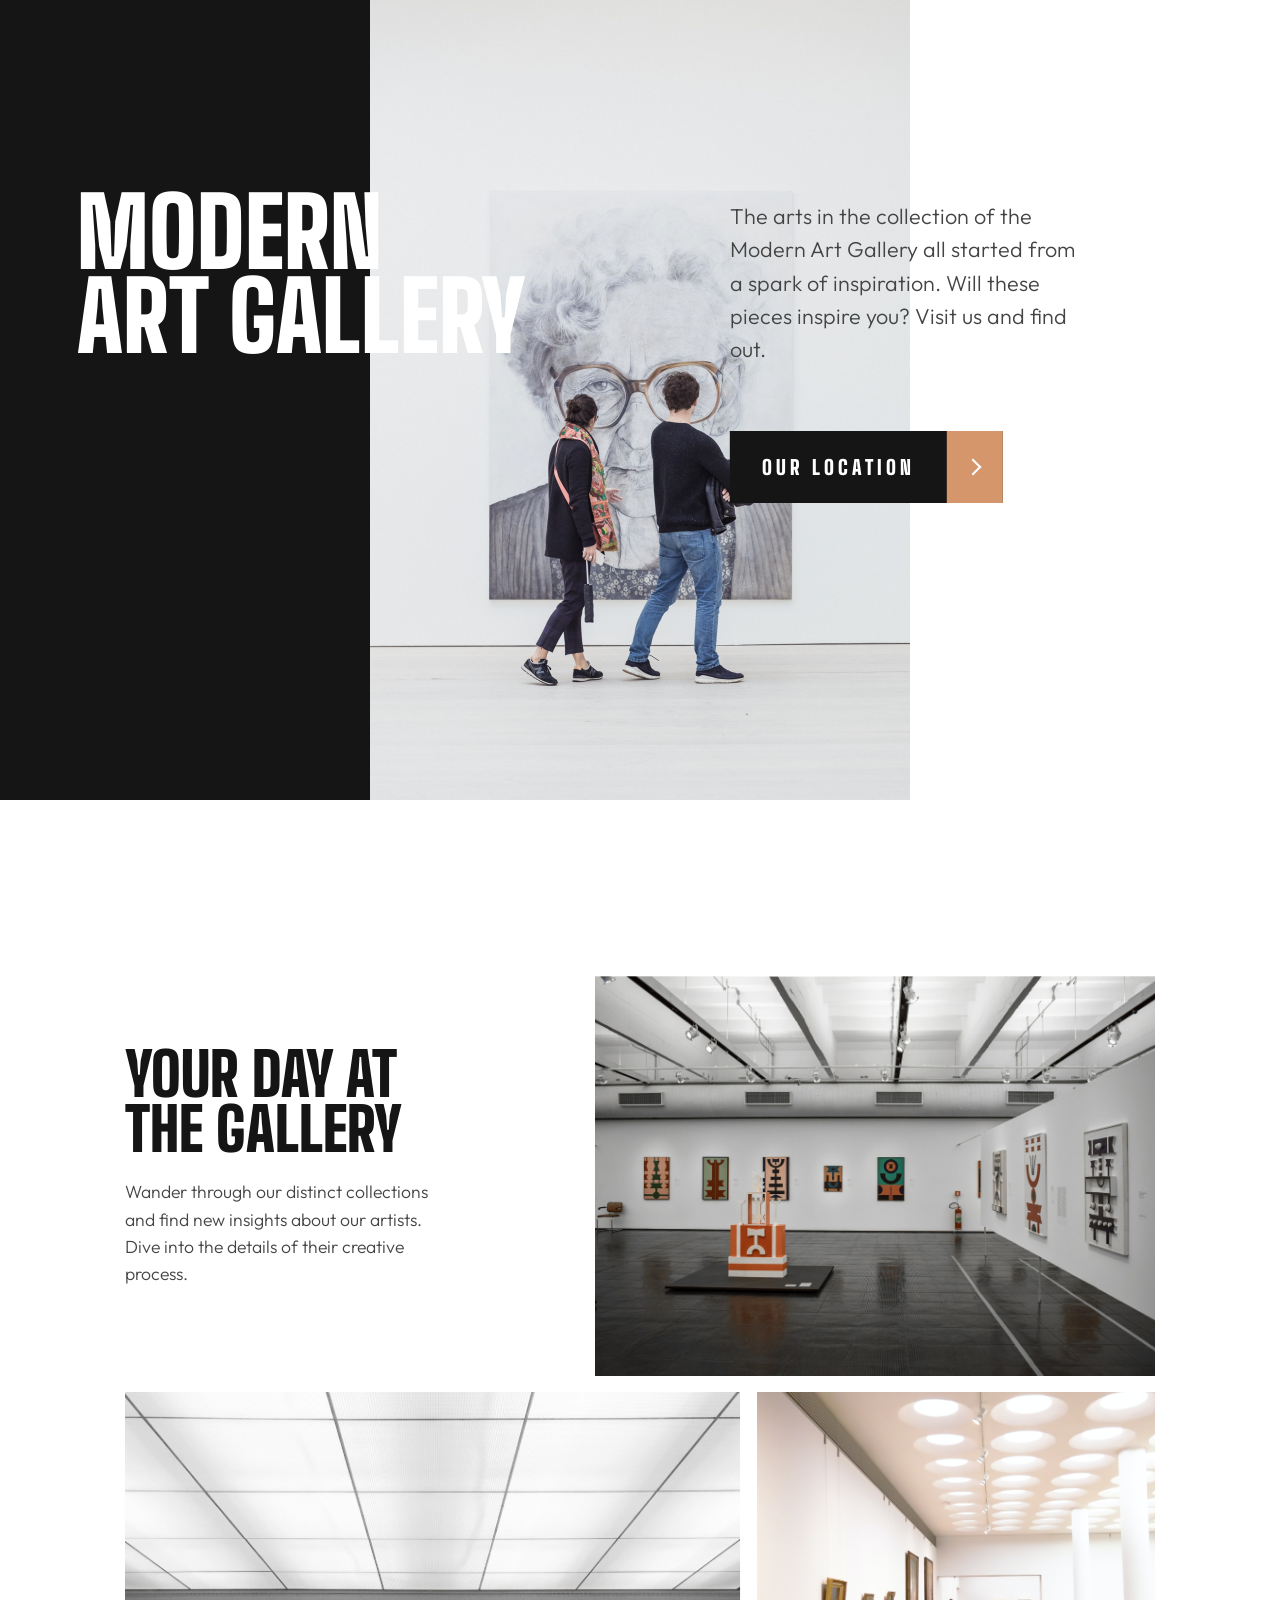
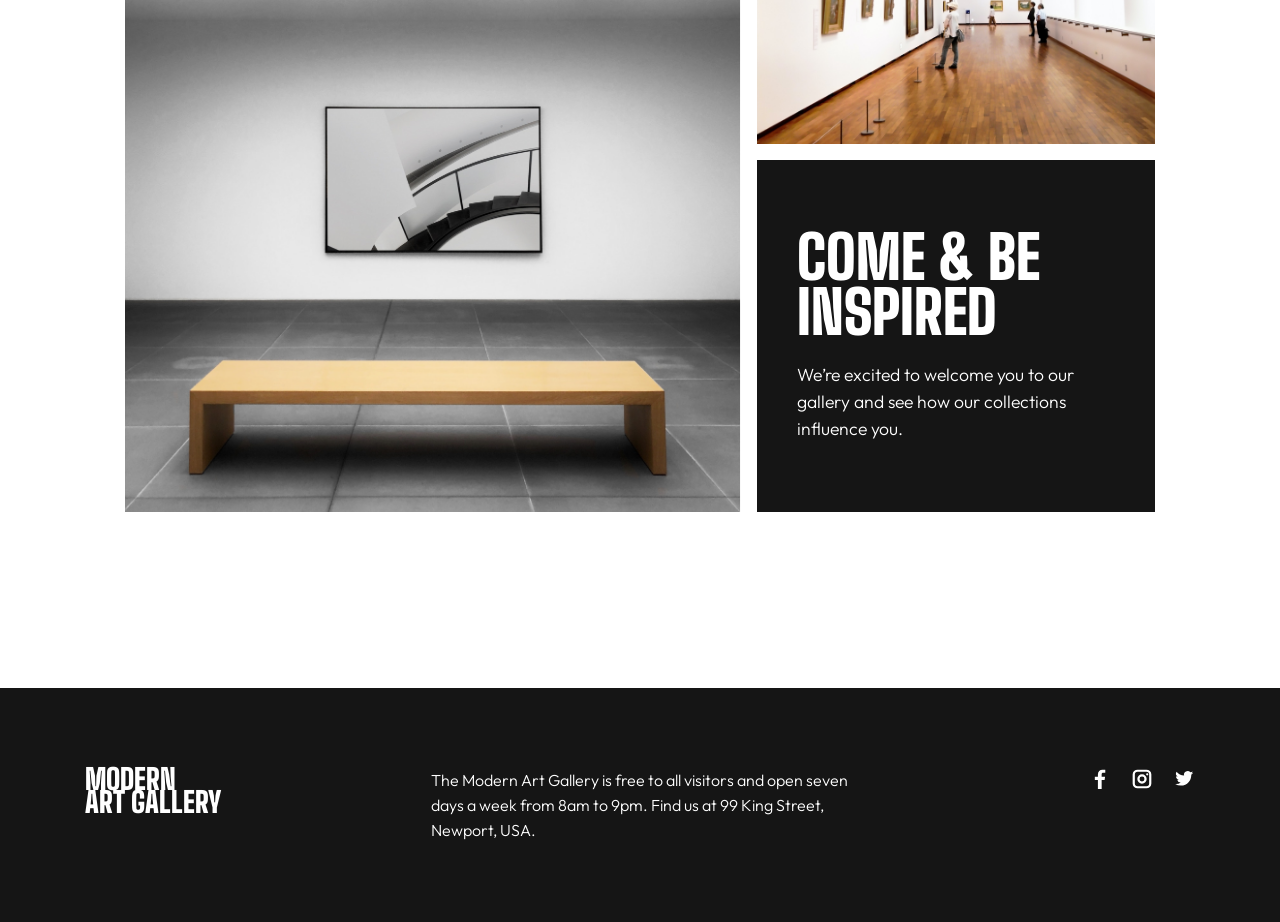
<file: index.html>
<!doctype html>
<html lang="en">
<head>
  <meta charset="UTF-8">
  <meta name="viewport" content="width=device-width, initial-scale=1.0">
  <meta name="description" content="Discover the collections and location of the Modern Art Gallery in Newport.">
  <title>Modern Art Gallery</title>
  <link rel="icon" href="assets/icons/favicon.svg" type="image/svg+xml">
  <link rel="preconnect" href="https://fonts.googleapis.com">
  <link rel="preconnect" href="https://fonts.gstatic.com" crossorigin>
  <link href="https://fonts.googleapis.com/css2?family=Big+Shoulders+Display:wght@800;900&amp;family=Outfit:wght@300;400&amp;display=swap" rel="stylesheet">
  <link rel="stylesheet" href="css/styles.css">
</head>
<body>
  <a class="skip-link" href="#main-content">Skip to main content</a>

  <header class="hero">
    <div class="hero__backdrop" aria-hidden="true"></div>
    <img class="hero__image" src="assets/images/hero.png" alt="Two visitors looking at a large portrait in the gallery">
    <div class="hero__content">
      <h1 class="hero__title">Modern<br>Art Gallery</h1>
      <div class="hero__intro">
        <p>The arts in the collection of the Modern Art Gallery all started from a spark of inspiration. Will these pieces inspire you? Visit us and find out.</p>
        <a class="button button--forward" href="location.html">
          <span>Our location</span>
          <span class="button__icon" aria-hidden="true"></span>
        </a>
      </div>
    </div>
  </header>

  <main id="main-content" class="gallery">
    <section class="gallery__intro">
      <img class="gallery__image gallery__image--main" src="assets/images/gallery-main.png" alt="A spacious gallery room displaying colorful modern artwork">
      <div class="gallery__copy">
        <h2>Your day at the gallery</h2>
        <p>Wander through our distinct collections and find new insights about our artists. Dive into the details of their creative process.</p>
      </div>
    </section>

    <section class="gallery__mosaic" aria-label="Gallery highlights">
      <img class="gallery__image gallery__image--bench" src="assets/images/gallery-bench.png" alt="A minimalist monochrome gallery with a wooden bench">
      <div class="gallery__side">
        <img class="gallery__image gallery__image--hall" src="assets/images/gallery-hall.png" alt="Visitors walking through a bright gallery hall">
        <div class="gallery__feature">
          <h2>Come &amp; be inspired</h2>
          <p>We’re excited to welcome you to our gallery and see how our collections influence you.</p>
        </div>
      </div>
    </section>
  </main>

  <footer class="footer footer--dark">
    <div class="footer__inner">
      <p class="wordmark" aria-label="Modern Art Gallery">Modern<br>Art Gallery</p>
      <p class="footer__description">The Modern Art Gallery is free to all visitors and open seven days a week from 8am to 9pm. Find us at 99 King Street, Newport, USA.</p>
      <nav class="socials" aria-label="Social media">
        <a href="#" aria-label="Facebook">
          <svg viewBox="0 0 20 20" aria-hidden="true"><path d="M11.5 19v-8h2.7l.4-3.1h-3.1v-2c0-.9.3-1.5 1.6-1.5h1.7V1.6c-.3 0-1.3-.1-2.5-.1-2.5 0-4.2 1.5-4.2 4.3v2.1H5.3V11h2.8v8h3.4Z"/></svg>
        </a>
        <a href="#" aria-label="Instagram">
          <svg viewBox="0 0 20 20" aria-hidden="true"><path fill-rule="evenodd" d="M6 1.5h8A4.5 4.5 0 0 1 18.5 6v8a4.5 4.5 0 0 1-4.5 4.5H6A4.5 4.5 0 0 1 1.5 14V6A4.5 4.5 0 0 1 6 1.5Zm0 2A2.5 2.5 0 0 0 3.5 6v8A2.5 2.5 0 0 0 6 16.5h8a2.5 2.5 0 0 0 2.5-2.5V6A2.5 2.5 0 0 0 14 3.5H6Zm8.75 1.25a1 1 0 1 1 0 2 1 1 0 0 1 0-2ZM10 5.75A4.25 4.25 0 1 1 10 14.25 4.25 4.25 0 0 1 10 5.75Zm0 2A2.25 2.25 0 1 0 10 12.25 2.25 2.25 0 0 0 10 7.75Z"/></svg>
        </a>
        <a href="#" aria-label="Twitter">
          <svg viewBox="0 0 20 20" aria-hidden="true"><path d="M18.3 4.4a6.7 6.7 0 0 1-1.9.5 3.3 3.3 0 0 0 1.5-1.8 6.7 6.7 0 0 1-2.1.8 3.3 3.3 0 0 0-5.7 3c-2.8-.1-5.2-1.5-6.9-3.5a3.3 3.3 0 0 0 1 4.4 3.3 3.3 0 0 1-1.5-.4c0 1.6 1.1 3 2.7 3.3a3.4 3.4 0 0 1-1.5.1A3.3 3.3 0 0 0 7 13.1a6.7 6.7 0 0 1-4.1 1.4H2a9.4 9.4 0 0 0 5.1 1.5c6.1 0 9.5-5.1 9.5-9.5v-.4a6.8 6.8 0 0 0 1.7-1.7Z"/></svg>
        </a>
      </nav>
    </div>
  </footer>
</body>
</html>
</file>
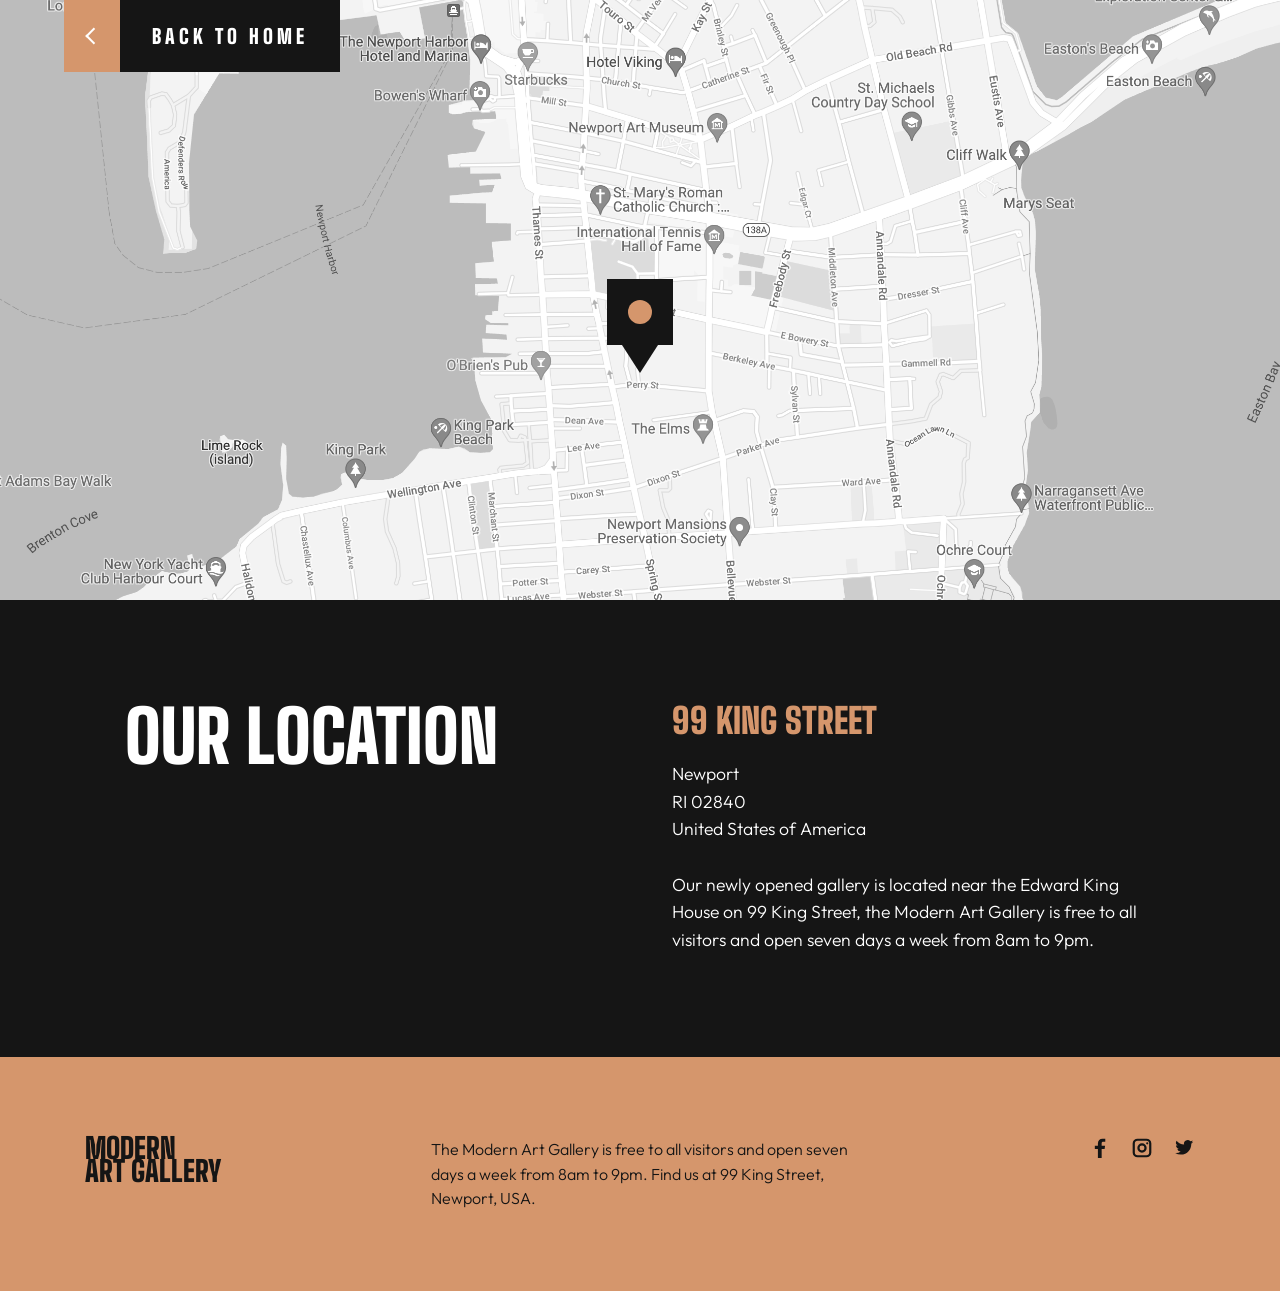
<file: location.html>
<!doctype html>
<html lang="en">
<head>
  <meta charset="UTF-8">
  <meta name="viewport" content="width=device-width, initial-scale=1.0">
  <meta name="description" content="Find the Modern Art Gallery at 99 King Street in Newport.">
  <title>Our Location | Modern Art Gallery</title>
  <link rel="icon" href="assets/icons/favicon.svg" type="image/svg+xml">
  <link rel="preconnect" href="https://fonts.googleapis.com">
  <link rel="preconnect" href="https://fonts.gstatic.com" crossorigin>
  <link href="https://fonts.googleapis.com/css2?family=Big+Shoulders+Display:wght@800;900&amp;family=Outfit:wght@300;400&amp;display=swap" rel="stylesheet">
  <link rel="stylesheet" href="css/styles.css">
</head>
<body class="location-page">
  <a class="skip-link" href="#location-content">Skip to location details</a>

  <header class="map">
    <a class="button button--back" href="index.html">
      <span class="button__icon" aria-hidden="true"></span>
      <span>Back to home</span>
    </a>
    <div class="map__pin" aria-hidden="true"><span></span></div>
  </header>

  <main id="location-content" class="location">
    <div class="location__inner">
      <h1>Our location</h1>
      <div class="location__details">
        <h2>99 King Street</h2>
        <address>Newport<br>RI 02840<br>United States of America</address>
        <p>Our newly opened gallery is located near the Edward King House on 99 King Street, the Modern Art Gallery is free to all visitors and open seven days a week from 8am to 9pm.</p>
      </div>
    </div>
  </main>

  <footer class="footer footer--gold">
    <div class="footer__inner">
      <p class="wordmark" aria-label="Modern Art Gallery">Modern<br>Art Gallery</p>
      <p class="footer__description">The Modern Art Gallery is free to all visitors and open seven days a week from 8am to 9pm. Find us at 99 King Street, Newport, USA.</p>
      <nav class="socials" aria-label="Social media">
        <a href="#" aria-label="Facebook">
          <svg viewBox="0 0 20 20" aria-hidden="true"><path d="M11.5 19v-8h2.7l.4-3.1h-3.1v-2c0-.9.3-1.5 1.6-1.5h1.7V1.6c-.3 0-1.3-.1-2.5-.1-2.5 0-4.2 1.5-4.2 4.3v2.1H5.3V11h2.8v8h3.4Z"/></svg>
        </a>
        <a href="#" aria-label="Instagram">
          <svg viewBox="0 0 20 20" aria-hidden="true"><path fill-rule="evenodd" d="M6 1.5h8A4.5 4.5 0 0 1 18.5 6v8a4.5 4.5 0 0 1-4.5 4.5H6A4.5 4.5 0 0 1 1.5 14V6A4.5 4.5 0 0 1 6 1.5Zm0 2A2.5 2.5 0 0 0 3.5 6v8A2.5 2.5 0 0 0 6 16.5h8a2.5 2.5 0 0 0 2.5-2.5V6A2.5 2.5 0 0 0 14 3.5H6Zm8.75 1.25a1 1 0 1 1 0 2 1 1 0 0 1 0-2ZM10 5.75A4.25 4.25 0 1 1 10 14.25 4.25 4.25 0 0 1 10 5.75Zm0 2A2.25 2.25 0 1 0 10 12.25 2.25 2.25 0 0 0 10 7.75Z"/></svg>
        </a>
        <a href="#" aria-label="Twitter">
          <svg viewBox="0 0 20 20" aria-hidden="true"><path d="M18.3 4.4a6.7 6.7 0 0 1-1.9.5 3.3 3.3 0 0 0 1.5-1.8 6.7 6.7 0 0 1-2.1.8 3.3 3.3 0 0 0-5.7 3c-2.8-.1-5.2-1.5-6.9-3.5a3.3 3.3 0 0 0 1 4.4 3.3 3.3 0 0 1-1.5-.4c0 1.6 1.1 3 2.7 3.3a3.4 3.4 0 0 1-1.5.1A3.3 3.3 0 0 0 7 13.1a6.7 6.7 0 0 1-4.1 1.4H2a9.4 9.4 0 0 0 5.1 1.5c6.1 0 9.5-5.1 9.5-9.5v-.4a6.8 6.8 0 0 0 1.7-1.7Z"/></svg>
        </a>
      </nav>
    </div>
  </footer>
</body>
</html>
</file>
<file: css/styles.css>
:root {
  --gold: #d5966c;
  --black: #151515;
  --grey: #444444;
  --white: #ffffff;
  --display: "Big Shoulders Display", Impact, sans-serif;
  --body: "Outfit", Arial, sans-serif;
}

*,
*::before,
*::after {
  box-sizing: border-box;
}

html {
  scroll-behavior: smooth;
}

body {
  margin: 0;
  color: var(--grey);
  background: var(--white);
  font-family: var(--body);
  font-size: 18px;
  font-weight: 300;
  line-height: 1.55;
}

img {
  display: block;
  max-width: 100%;
}

a {
  color: inherit;
}

.skip-link {
  position: fixed;
  z-index: 100;
  top: 1rem;
  left: 1rem;
  padding: .65rem 1rem;
  color: var(--white);
  background: var(--black);
  transform: translateY(-200%);
}

.skip-link:focus {
  transform: translateY(0);
}

h1,
h2,
.wordmark,
.button {
  font-family: var(--display);
  font-weight: 900;
  text-transform: uppercase;
}

h1,
h2,
p {
  margin-top: 0;
}

h2 {
  margin-bottom: 1.3rem;
  color: var(--black);
  font-size: clamp(3.1rem, 12vw, 3.75rem);
  line-height: .92;
}

.hero__image {
  width: 100%;
  height: 64vw;
  max-height: 360px;
  object-fit: cover;
  object-position: center 42%;
}

.hero__content {
  padding: 2rem 1rem 0;
}

.hero__title {
  margin-bottom: 1.5rem;
  color: var(--black);
  font-size: clamp(3.7rem, 16vw, 4.8rem);
  line-height: .88;
}

.hero__intro p {
  margin-bottom: 2rem;
}

.button {
  display: inline-flex;
  align-items: stretch;
  min-height: 72px;
  color: var(--white);
  background: var(--black);
  font-size: 1.25rem;
  line-height: 1;
  letter-spacing: .2em;
  text-decoration: none;
}

.button > span:not(.button__icon) {
  display: grid;
  place-items: center;
  padding: 0 2rem;
}

.button__icon {
  position: relative;
  display: block;
  width: 56px;
  flex: 0 0 56px;
  background: var(--gold);
  transition: background-color 180ms ease;
}

.button__icon::before {
  content: "";
  position: absolute;
  top: 50%;
  left: 50%;
  width: 12px;
  height: 12px;
  border-top: 2px solid var(--white);
  border-right: 2px solid var(--white);
  transform: translate(-65%, -50%) rotate(45deg);
}

.button--back .button__icon::before {
  transform: translate(-35%, -50%) rotate(-135deg);
}

.button:hover,
.button:focus-visible {
  background: var(--gold);
  outline: none;
}

.button:hover .button__icon,
.button:focus-visible .button__icon {
  background: var(--black);
}

.gallery {
  padding: 7.5rem 1rem;
}

.gallery__intro,
.gallery__mosaic {
  display: grid;
  gap: 1.5rem;
}

.gallery__intro {
  margin-bottom: 2rem;
}

.gallery__copy {
  order: 2;
}

.gallery__image {
  width: 100%;
  object-fit: cover;
}

.gallery__image--main {
  height: 320px;
}

.gallery__image--bench {
  height: 480px;
}

.gallery__side {
  display: grid;
  gap: 1rem;
}

.gallery__image--hall {
  height: 240px;
}

.gallery__feature {
  display: grid;
  align-content: center;
  min-height: 290px;
  padding: 2.8rem 1.5rem;
  color: var(--white);
  background: var(--black);
}

.gallery__feature h2 {
  color: var(--white);
}

.gallery__feature p {
  margin-bottom: 0;
}

.footer {
  padding: 3.3rem 2rem;
}

.footer--dark {
  color: var(--white);
  background: var(--black);
}

.footer--gold {
  color: var(--black);
  background: var(--gold);
}

.footer__inner {
  display: grid;
  gap: 2.2rem;
  max-width: 1110px;
  margin: 0 auto;
}

.wordmark {
  margin: 0;
  font-size: 1.8rem;
  line-height: .8;
}

.footer__description {
  max-width: 28rem;
  margin: 0;
  font-size: 1rem;
}

.socials {
  display: flex;
  gap: 1.25rem;
}

.socials a {
  display: grid;
  width: 22px;
  height: 22px;
  place-items: center;
  transition: color 180ms ease, transform 180ms ease;
}

.socials svg {
  width: 100%;
  fill: currentColor;
}

.socials a:hover,
.socials a:focus-visible {
  color: var(--gold);
  outline: none;
  transform: translateY(-3px);
}

.footer--gold .socials a:hover,
.footer--gold .socials a:focus-visible {
  color: var(--white);
}

.map {
  position: relative;
  height: 550px;
  overflow: hidden;
  background: #9a9a9a;
}

.map::before {
  content: "";
  position: absolute;
  inset: 0;
  background: url("../assets/images/map.png") center / cover no-repeat;
  filter: grayscale(1);
}

.map .button {
  position: absolute;
  z-index: 3;
  top: 0;
  left: 0;
}

.map__pin {
  position: absolute;
  z-index: 2;
  top: 52%;
  left: 50%;
  width: 66px;
  height: 66px;
  background: var(--black);
  transform: translate(-50%, -50%);
}

.map__pin::after {
  content: "";
  position: absolute;
  top: 100%;
  left: 50%;
  border: 18px solid transparent;
  border-top: 28px solid var(--black);
  transform: translateX(-50%);
}

.map__pin span {
  position: absolute;
  inset: 21px;
  border-radius: 50%;
  background: var(--gold);
}

.location {
  color: var(--white);
  background: var(--black);
}

.location__inner {
  display: grid;
  gap: 2.8rem;
  max-width: 1110px;
  margin: 0 auto;
  padding: 5rem 1rem;
}

.location h1 {
  margin: 0;
  color: var(--white);
  font-size: clamp(3.75rem, 15vw, 4.4rem);
  line-height: .9;
}

.location h2 {
  margin-bottom: 1.5rem;
  color: var(--gold);
  font-size: 2.2rem;
}

.location address {
  margin-bottom: 1.8rem;
  font-style: normal;
}

.location__details p {
  max-width: 34rem;
  margin-bottom: 0;
}

@media (min-width: 700px) {
  body {
    font-size: 1.1rem;
  }

  .hero {
    position: relative;
    min-height: 700px;
  }

  .hero__image {
    width: 57%;
    height: 700px;
    max-height: none;
    object-position: center;
  }

  .hero__content {
    position: absolute;
    top: 145px;
    right: 5.2%;
    width: 50%;
    max-width: 430px;
    padding: 0;
  }

  .hero__title {
    font-size: 4.5rem;
  }

  .gallery {
    max-width: 1110px;
    margin: 0 auto;
    padding: 7.5rem 2.5rem;
  }

  .gallery__intro {
    grid-template-columns: minmax(230px, .8fr) minmax(400px, 1.2fr);
    align-items: center;
    gap: 4rem;
    margin-bottom: 1rem;
  }

  .gallery__copy {
    order: 0;
  }

  .gallery__image--main {
    order: 2;
    height: 400px;
  }

  .gallery__mosaic {
    grid-template-columns: 1.55fr 1fr;
    gap: 1rem;
  }

  .gallery__image--bench {
    height: 720px;
  }

  .gallery__image--hall,
  .gallery__feature {
    height: 352px;
  }

  .gallery__feature {
    min-height: 0;
    padding: 2.5rem;
  }

  .footer {
    padding: 3.5rem 2.5rem;
  }

  .footer__inner {
    grid-template-columns: 1fr 2fr auto;
    align-items: start;
  }

  .socials {
    justify-self: end;
  }

  .map {
    height: 600px;
  }

  .map .button {
    left: 5%;
  }

  .location__inner {
    grid-template-columns: 1fr 1.25fr;
    padding: 5.5rem 2.5rem;
  }
}

@media (min-width: 1100px) {
  .hero {
    min-height: 800px;
  }

  .hero__backdrop {
    position: absolute;
    inset: 0 auto 0 0;
    width: calc(50% - 270px);
    min-width: 250px;
    background: var(--black);
  }

  .hero__image {
    position: absolute;
    left: calc(50% - 270px);
    width: 540px;
    height: 800px;
  }

  .hero__content {
    top: 190px;
    right: auto;
    left: 50%;
    display: grid;
    width: min(1170px, 88%);
    max-width: none;
    grid-template-columns: 50% 350px;
    gap: 8%;
    transform: translateX(-50%);
  }

  .hero__title {
    margin: 0;
    color: var(--white);
    font-size: 6rem;
    mix-blend-mode: difference;
  }

  .hero__intro {
    padding-top: .6rem;
  }

  .hero__intro p {
    margin-bottom: 4rem;
    font-size: 1.35rem;
  }

  .gallery {
    padding-top: 11rem;
    padding-bottom: 11rem;
  }

  .gallery__intro {
    grid-template-columns: 350px 1fr;
    gap: 7.5rem;
  }

  .gallery__image--main {
    height: 400px;
  }

  .gallery__image--bench {
    height: 720px;
  }

  .gallery__copy {
    padding-right: 1rem;
  }

  .footer {
    padding-block: 5rem;
  }

  .location__inner {
    gap: 10rem;
    padding-block: 6.5rem;
  }

  .location h1 {
    font-size: 4.5rem;
  }
}

@media (prefers-reduced-motion: reduce) {
  html {
    scroll-behavior: auto;
  }

  *,
  *::before,
  *::after {
    transition-duration: .01ms !important;
  }
}
</file>
